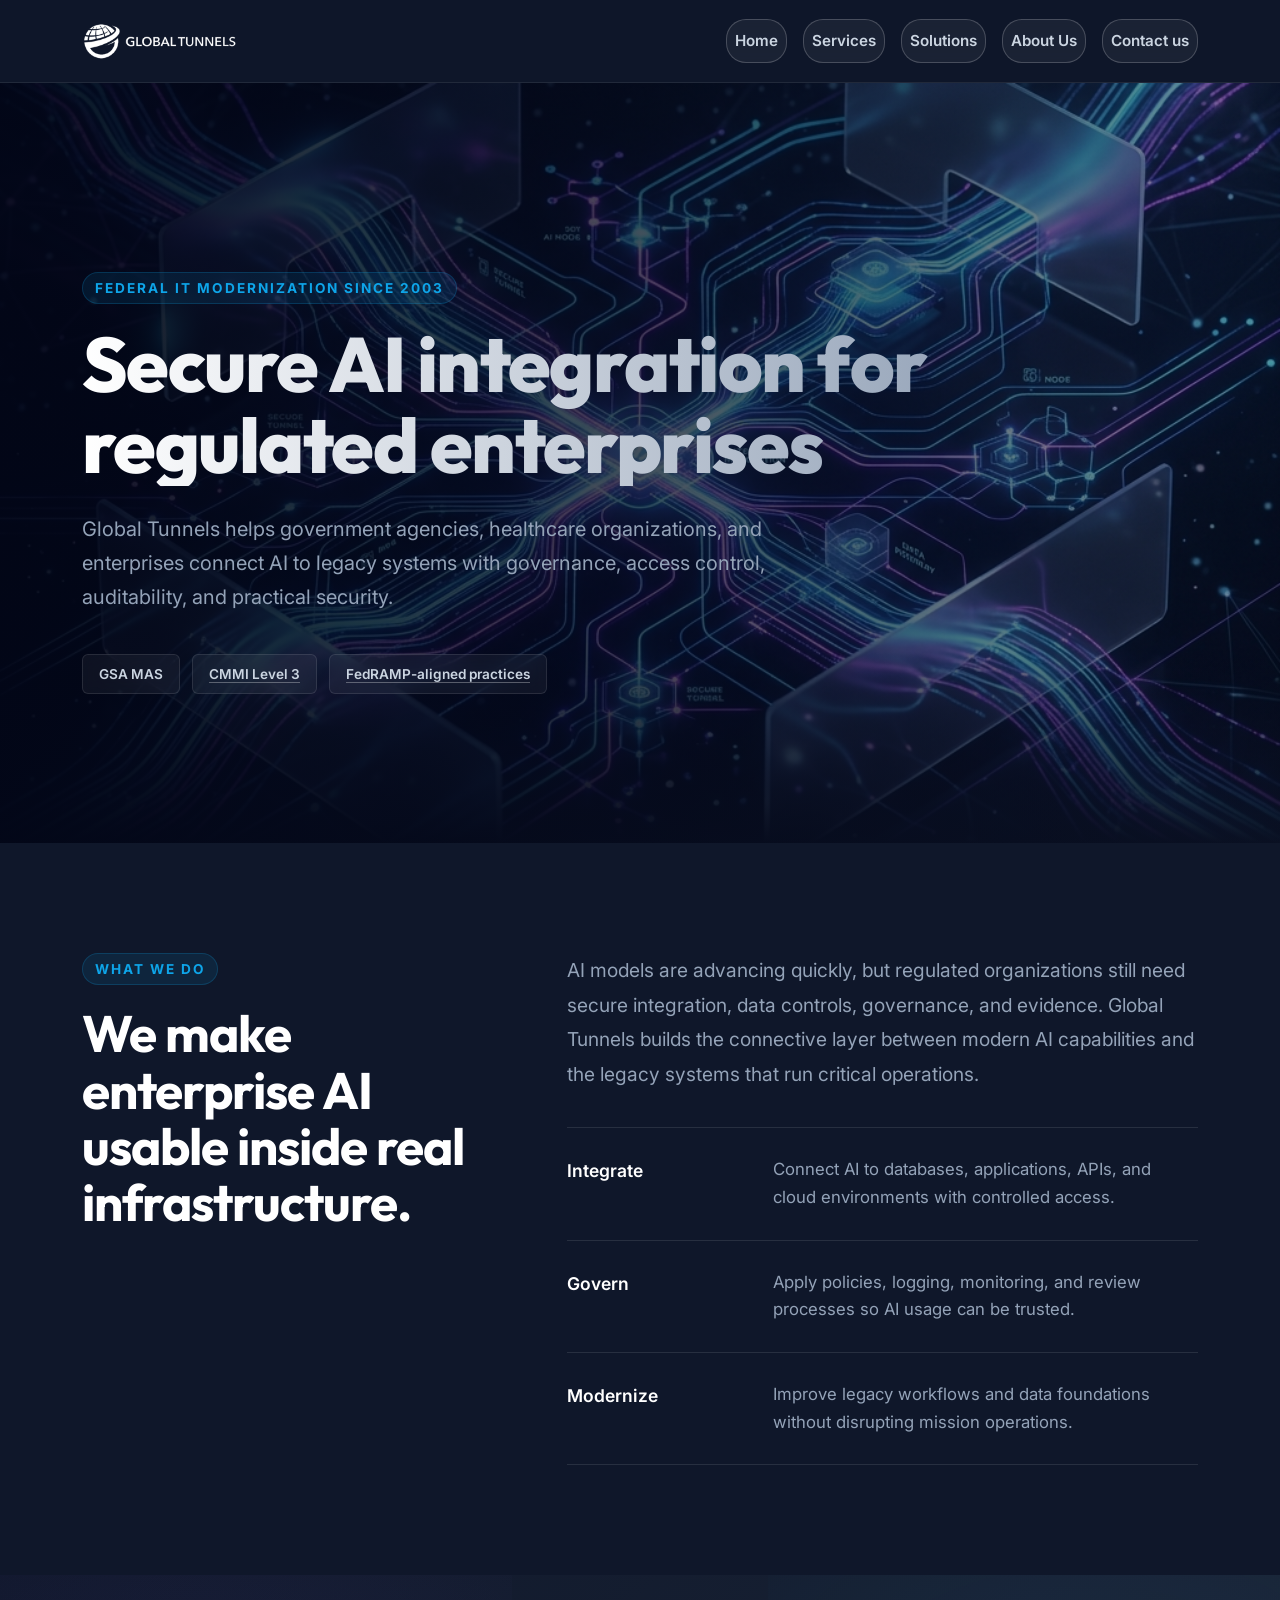
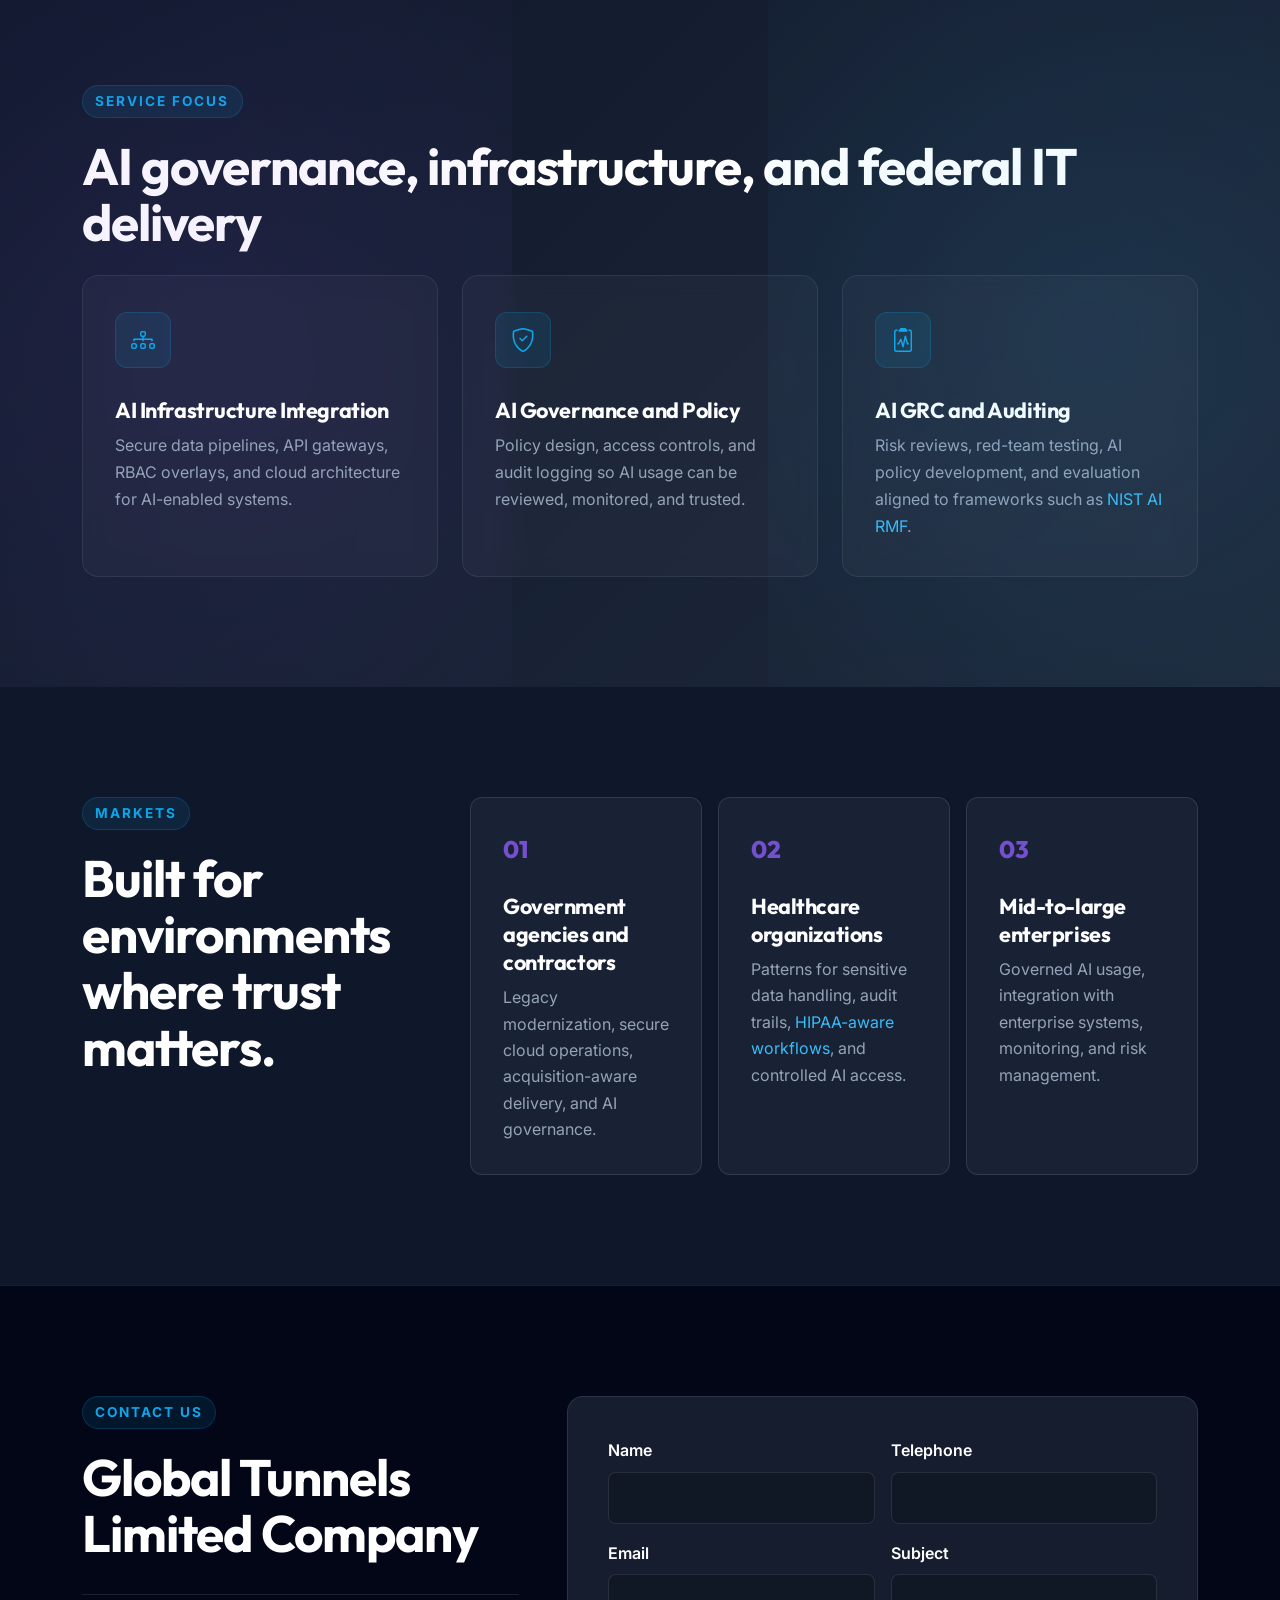
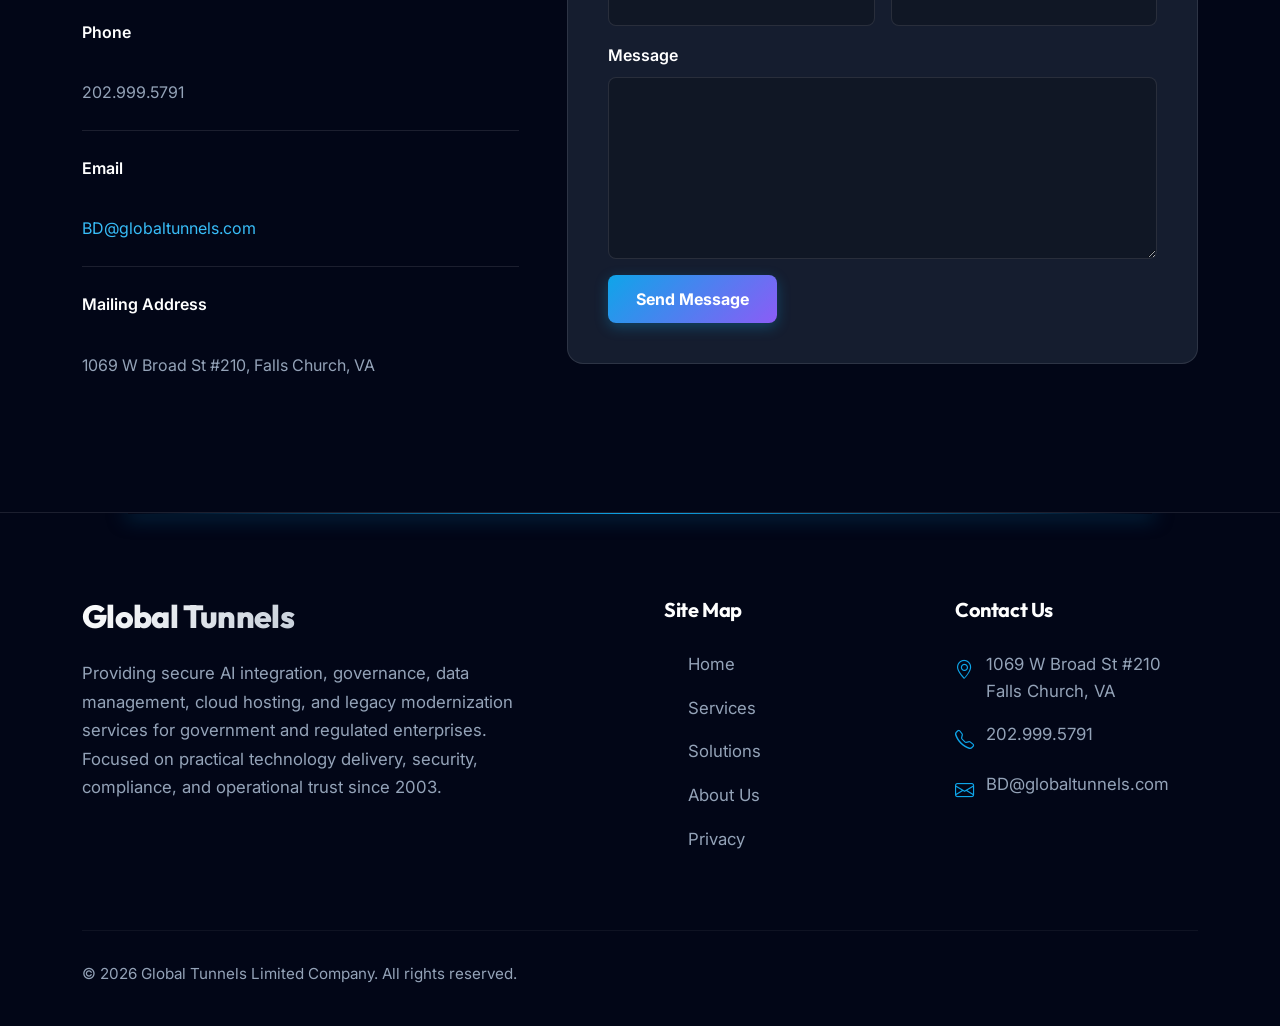
<file: index.html>
<!DOCTYPE html>
<html lang="en">
  <head>
    <meta charset="utf-8">
<meta http-equiv="X-UA-Compatible" content="IE=edge">
<meta name="viewport" content="width=device-width,initial-scale=1">
<meta name="author" content="Global Tunnels">


<!-- Google tag (gtag.js) -->
<script async src="https://www.googletagmanager.com/gtag/js?id=G-1HNV9DJFR2"></script>
<script>
  window.dataLayer = window.dataLayer || [];
  function gtag(){dataLayer.push(arguments);}
  gtag('js', new Date());

  gtag('config', 'G-1HNV9DJFR2');
</script>

    <title>Global Tunnels | Enterprise AI Integration & Secure IT Governance</title>
    <meta name="description" content="Global Tunnels provides secure enterprise AI integration, NIST-aligned governance, and legacy modernization services via PathSync for government and regulated industries.">
    <meta name="keywords" content="Enterprise AI, AI Governance, NIST AI RMF, PathSync, Secure Cloud Hosting, Legacy Modernization, IT Services, Global Tunnels">
    <meta property="og:type" content="website">
    <meta property="og:title" content="Global Tunnels | Enterprise AI Integration">
    <meta property="og:image" content="images/banner/ai_hero_bg.png">
    
<link href=css/bootstrap.5.3.2.min.css rel=stylesheet>
<link href=css/bootstrap-icons.css rel=stylesheet>
<link href=css/style.css rel=stylesheet>
<link href=css/custom.css rel=stylesheet>
<link rel="shortcut icon" href="images/favicon/favicon.ico">
<link rel="apple-touch-icon" sizes="180x180" href="images/favicon/apple-touch-icon.png">
<link rel="icon" type="image/png" sizes="32x32" href="images/favicon/favicon-32x32.png">
<link rel="icon" type="image/png" sizes="16x16" href="images/favicon/favicon-16x16.png">
<link rel="manifest" href="images/favicon/site.webmanifest">
<link rel="mask-icon" href="images/favicon/safari-pinned-tab.svg" color="#5bbad5">
<meta name="msapplication-TileColor" content="#da532c">
<meta name="theme-color" content="#ffffff">

  </head>
  <body>
    <div id="header-placeholder"></div>

    <main>
      <section class="gt-hero" aria-labelledby="hero-title">
        <div class="gt-hero-media" aria-hidden="true"></div>
        <div class="container gt-hero-content">
          <p class="gt-kicker">Federal IT modernization since 2003</p>
          <h1 id="hero-title">Secure AI integration for regulated enterprises</h1>
          <p class="gt-hero-copy">
            Global Tunnels helps government agencies, healthcare organizations, and enterprises connect AI to legacy systems with governance, access control, auditability, and practical security.
          </p>
          <div class="gt-hero-proof" aria-label="Company credentials">
            <span>GSA MAS</span>
            <span><a href="https://www.isaca.org/enterprise/cmmi-performance-solutions" target="_blank" style="color:inherit; text-decoration:none; border-bottom:1px solid rgba(255,255,255,0.3);">CMMI Level 3</a></span>
            <span><a href="https://www.fedramp.gov/" target="_blank" style="color:inherit; text-decoration:none; border-bottom:1px solid rgba(255,255,255,0.3);">FedRAMP-aligned practices</a></span>
          </div>
        </div>
      </section>

      <section class="gt-section gt-positioning" aria-labelledby="positioning-title">
        <div class="container">
          <div class="row align-items-start g-5">
            <div class="col-lg-5">
              <p class="gt-eyebrow">What we do</p>
              <h2 id="positioning-title">We make enterprise AI usable inside real infrastructure.</h2>
            </div>
            <div class="col-lg-7">
              <p class="gt-lead">
                AI models are advancing quickly, but regulated organizations still need secure integration, data controls, governance, and evidence. Global Tunnels builds the connective layer between modern AI capabilities and the legacy systems that run critical operations.
              </p>
              <div class="gt-rule-list">
                <div>
                  <strong>Integrate</strong>
                  <span>Connect AI to databases, applications, APIs, and cloud environments with controlled access.</span>
                </div>
                <div>
                  <strong>Govern</strong>
                  <span>Apply policies, logging, monitoring, and review processes so AI usage can be trusted.</span>
                </div>
                <div>
                  <strong>Modernize</strong>
                  <span>Improve legacy workflows and data foundations without disrupting mission operations.</span>
                </div>
              </div>
            </div>
          </div>
        </div>
      </section>

      <section class="gt-section gt-dark-band" aria-labelledby="services-title">
        <div class="container">
          <div class="gt-section-heading">
            <p class="gt-eyebrow">Service focus</p>
            <h2 id="services-title">AI governance, infrastructure, and federal IT delivery</h2>
          </div>
          <div class="row g-4">
            <div class="col-md-4">
              <article class="gt-service-tile">
                <i class="bi bi-diagram-3" aria-hidden="true"></i>
                <h3>AI Infrastructure Integration</h3>
                <p>Secure data pipelines, API gateways, RBAC overlays, and cloud architecture for AI-enabled systems.</p>
              </article>
            </div>
            <div class="col-md-4">
              <article class="gt-service-tile">
                <i class="bi bi-shield-check" aria-hidden="true"></i>
                <h3>AI Governance and Policy</h3>
                <p>Policy design, access controls, and audit logging so AI usage can be reviewed, monitored, and trusted.</p>
              </article>
            </div>
            <div class="col-md-4">
              <article class="gt-service-tile">
                <i class="bi bi-clipboard2-pulse" aria-hidden="true"></i>
                <h3>AI GRC and Auditing</h3>
                <p>Risk reviews, red-team testing, AI policy development, and evaluation aligned to frameworks such as <a href="https://www.nist.gov/itl/ai-risk-management-framework" target="_blank">NIST AI RMF</a>.</p>
              </article>
            </div>
          </div>
        </div>
      </section>

      <section class="gt-section" aria-labelledby="markets-title">
        <div class="container">
          <div class="row g-5">
            <div class="col-lg-4">
              <p class="gt-eyebrow">Markets</p>
              <h2 id="markets-title">Built for environments where trust matters.</h2>
            </div>
            <div class="col-lg-8">
              <div class="gt-market-grid">
                <div>
                  <span>01</span>
                  <h3>Government agencies and contractors</h3>
                  <p>Legacy modernization, secure cloud operations, acquisition-aware delivery, and AI governance.</p>
                </div>
                <div>
                  <span>02</span>
                  <h3>Healthcare organizations</h3>
                  <p>Patterns for sensitive data handling, audit trails, <a href="https://www.hhs.gov/hipaa/index.html" target="_blank">HIPAA-aware workflows</a>, and controlled AI access.</p>
                </div>
                <div>
                  <span>03</span>
                  <h3>Mid-to-large enterprises</h3>
                  <p>Governed AI usage, integration with enterprise systems, monitoring, and risk management.</p>
                </div>
              </div>
            </div>
          </div>
        </div>
      </section>

      <section id="contact" class="gt-section gt-contact-section" aria-labelledby="contact-title">
        <div class="container">
          <div class="row g-5">
            <div class="col-lg-5">
              <p class="gt-eyebrow">Contact us</p>
              <h2 id="contact-title">Global Tunnels Limited Company</h2>
              <div class="gt-contact-details">
                <p><strong>Phone</strong><br>202.999.5791</p>
                <p><strong>Email</strong><br><a href="mailto:BD@globaltunnels.com">BD@globaltunnels.com</a></p>
                <p><strong>Mailing Address</strong><br>1069 W Broad St #210, Falls Church, VA</p>
              </div>
            </div>
            <div class="col-lg-7">
              <form action="https://formspree.io/f/mykanpnk" method="post" class="needs-validation gt-contact-form" novalidate onsubmit="return confirmSubmission()">
                <div class="status"></div>
                <div class="row g-3">
                  <div class="col-md-6">
                    <label for="contact-name" class="form-label">Name</label>
                    <input id="contact-name" type="text" name="name" class="form-control" required>
                    <div class="invalid-feedback">Please enter your name.</div>
                  </div>
                  <div class="col-md-6">
                    <label for="contact-tel" class="form-label">Telephone</label>
                    <input id="contact-tel" type="tel" name="tel" class="form-control">
                  </div>
                  <div class="col-md-6">
                    <label for="contact-email" class="form-label">Email</label>
                    <input id="contact-email" type="email" name="email" class="form-control" required>
                    <div class="invalid-feedback">Please enter a valid email address.</div>
                  </div>
                  <div class="col-md-6">
                    <label for="contact-subject" class="form-label">Subject</label>
                    <input id="contact-subject" type="text" name="subject" class="form-control" required>
                    <div class="invalid-feedback">Please enter a subject.</div>
                  </div>
                  <div class="col-12">
                    <label for="contact-message" class="form-label">Message</label>
                    <textarea id="contact-message" name="message" rows="7" class="form-control" required></textarea>
                    <div class="invalid-feedback">Please enter your message.</div>
                  </div>
                  <div class="col-12">
                    <button type="submit" class="btn gt-btn">Send Message</button>
                  </div>
                </div>
              </form>
            </div>
          </div>
        </div>
      </section>
    </main>

    <div id="footer-placeholder"></div>
    <!--   JavaScript   -->
    <script src="js/bootstrap.5.3.2.bundle.min.js"></script>
    <script src="js/custom.js"></script>
<!--   END JavaScript   -->
      <script src="js/components.js"></script>
  </body>
</html>
</file>
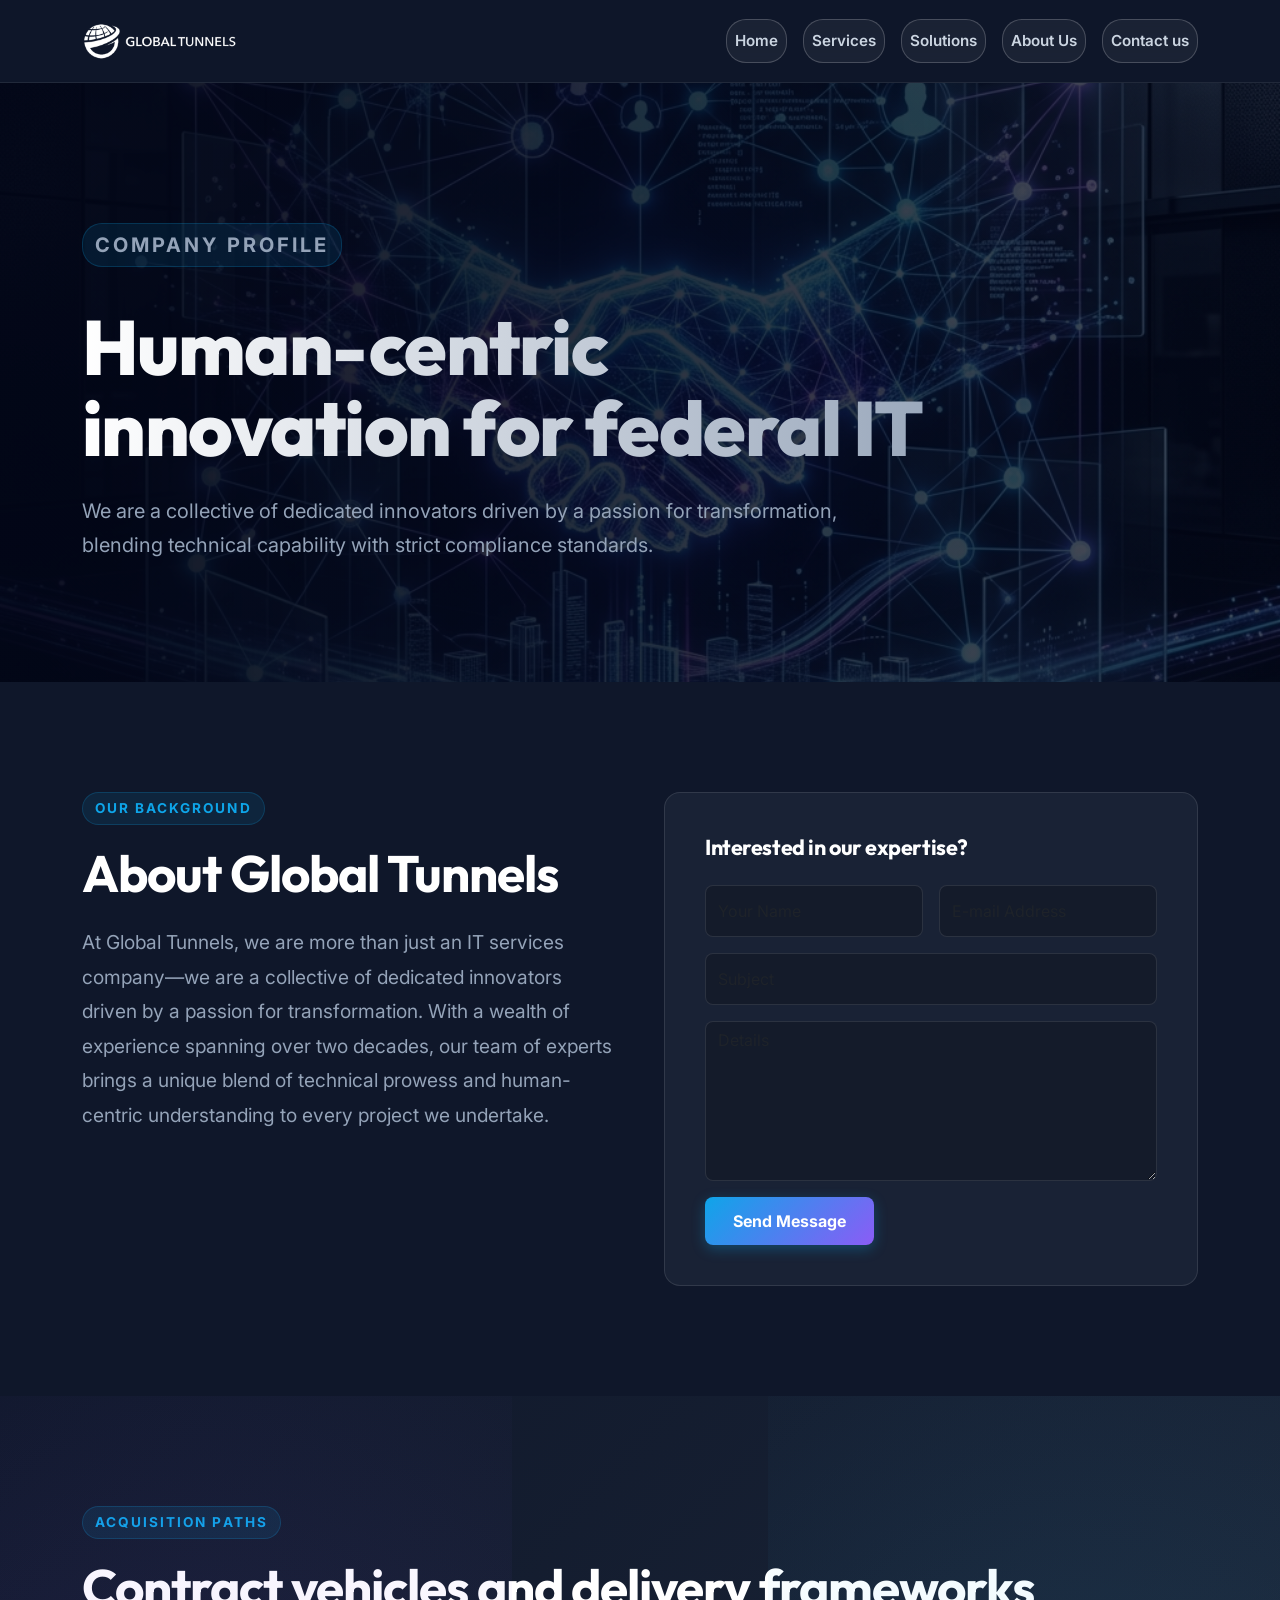
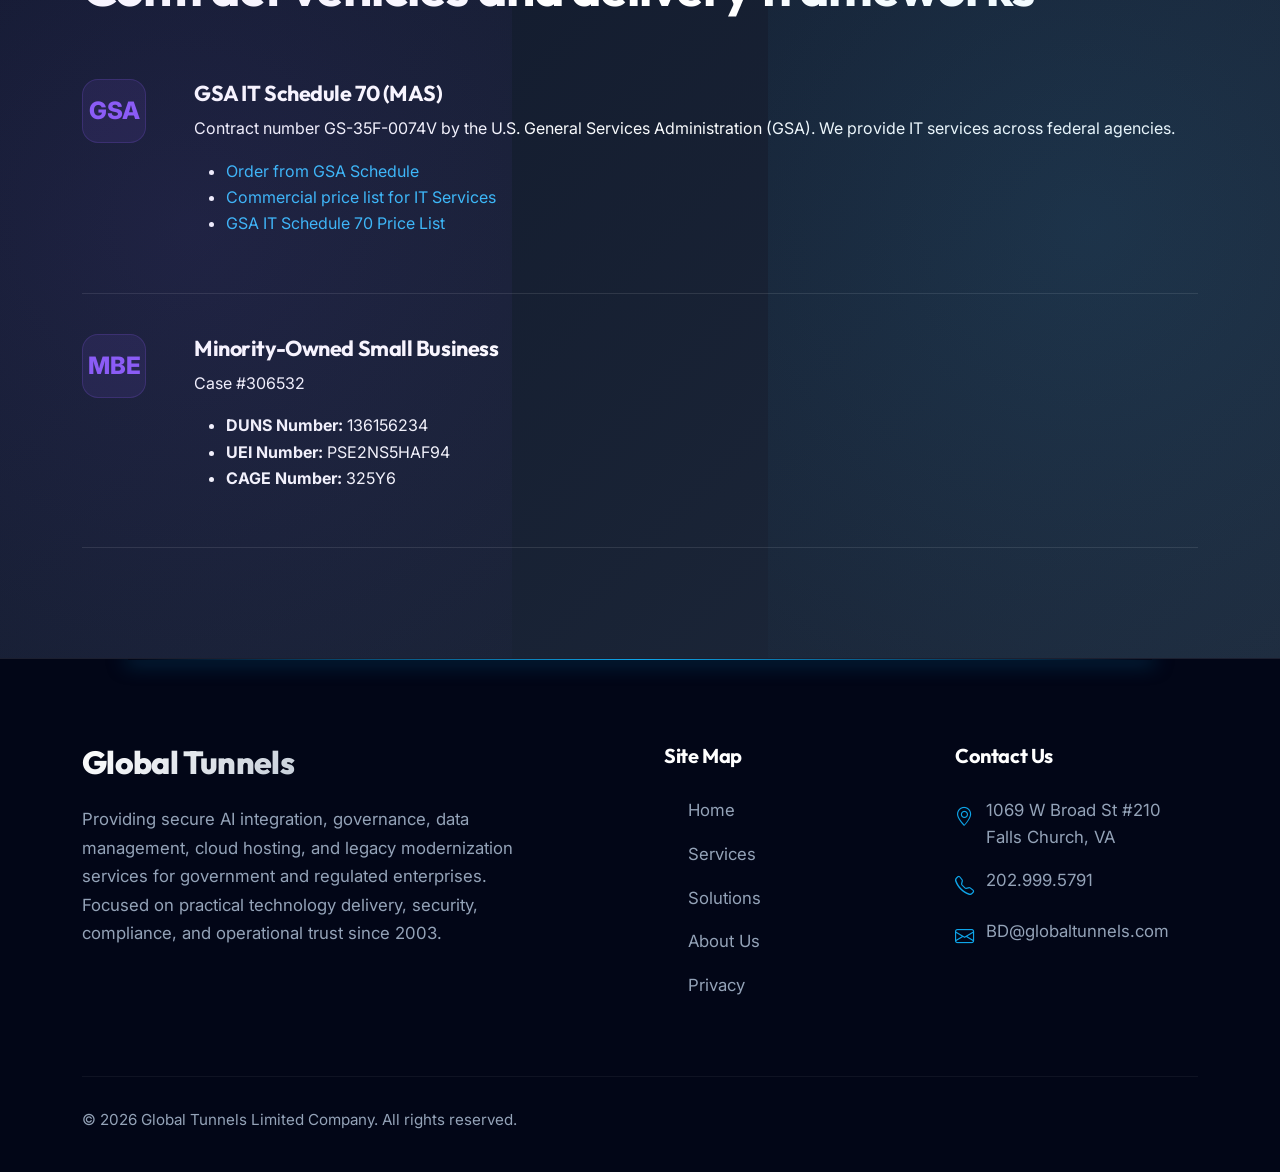
<file: about.html>
<!DOCTYPE html>
<html lang="en">
  <head>
    <meta charset="utf-8">
<meta http-equiv="X-UA-Compatible" content="IE=edge">
<meta name="viewport" content="width=device-width,initial-scale=1">
<meta name="author" content="Global Tunnels">


<!-- Google tag (gtag.js) -->
<script async src="https://www.googletagmanager.com/gtag/js?id=G-1HNV9DJFR2"></script>
<script>
  window.dataLayer = window.dataLayer || [];
  function gtag(){dataLayer.push(arguments);}
  gtag('js', new Date());

  gtag('config', 'G-1HNV9DJFR2');
</script>

    <title>About Us | Minority-Owned Federal IT Innovators | Global Tunnels</title>
    <meta name="description" content="Global Tunnels is a Minority-Owned Small Business driving human-centric innovation and IT modernization for federal agencies via GSA MAS contracting paths.">
    <meta name="keywords" content="Minority-Owned Small Business, GSA MAS, Federal IT Contractor, Global Tunnels Company Profile">
    <meta property="og:type" content="website">
    <meta property="og:title" content="About Us | Global Tunnels">
    <meta property="og:image" content="images/banner/about_hero.png">
    
<link href=css/bootstrap.5.3.2.min.css rel=stylesheet>
<link href=css/bootstrap-icons.css rel=stylesheet>
<link href=css/style.css rel=stylesheet>
<link href=css/custom.css rel=stylesheet>
<link rel="shortcut icon" href="images/favicon/favicon.ico">
<link rel="apple-touch-icon" sizes="180x180" href="images/favicon/apple-touch-icon.png">
<link rel="icon" type="image/png" sizes="32x32" href="images/favicon/favicon-32x32.png">
<link rel="icon" type="image/png" sizes="16x16" href="images/favicon/favicon-16x16.png">
<link rel="manifest" href="images/favicon/site.webmanifest">
<link rel="mask-icon" href="images/favicon/safari-pinned-tab.svg" color="#5bbad5">
<meta name="msapplication-TileColor" content="#da532c">
<meta name="theme-color" content="#ffffff">

  </head>
  <body>
    <div id="header-placeholder"></div>

    <main>
      <section class="gt-page-hero gt-about-hero" aria-labelledby="about-title">
        <div class="container">
          <p class="gt-kicker">Company Profile</p>
          <h1 id="about-title">Human-centric innovation for federal IT</h1>
          <p>We are a collective of dedicated innovators driven by a passion for transformation, blending technical capability with strict compliance standards.</p>
        </div>
      </section>

      <section class="gt-section" aria-labelledby="about-content">
        <div class="container">
          <div class="row g-5">
            <div class="col-lg-6">
              <p class="gt-eyebrow">Our Background</p>
              <h2 id="about-content">About Global Tunnels</h2>
              <p class="gt-lead">
                At Global Tunnels, we are more than just an IT services company—we are a collective of dedicated innovators driven by a passion for transformation. With a wealth of experience spanning over two decades, our team of experts brings a unique blend of technical prowess and human-centric understanding to every project we undertake.
              </p>
            </div>
            <div class="col-lg-6">
               <div class="gt-contact-form">
                <form action="https://formspree.io/f/mykanpnk" method="post" class="needs-validation" novalidate onsubmit="return confirmSubmission()">
                  <h3 style="color:#ffffff; margin-bottom: 24px; font-family: 'Outfit', sans-serif;">Interested in our expertise?</h3>
                  <div class="status"></div>
                  <div class="row g-3">
                    <div class="col-md-6">
                      <input type="text" name="name" placeholder="Your Name" class="form-control" required>
                    </div>
                    <div class="col-md-6">
                      <input type="email" name="email" placeholder="E-mail Address" class="form-control" required>
                    </div>
                    <div class="col-12">
                      <input type="text" name="subject" placeholder="Subject" class="form-control" required>
                    </div>
                    <div class="col-12">
                      <textarea name="message" placeholder="Details" rows="4" class="form-control" required></textarea>
                    </div>
                    <div class="col-12">
                      <button type="submit" class="btn gt-btn">Send Message</button>
                    </div>
                  </div>
                </form>
              </div>
            </div>
          </div>
        </div>
      </section>

      <section class="gt-section gt-dark-band" aria-labelledby="contracts-title">
        <div class="container">
          <div class="gt-section-heading">
            <p class="gt-eyebrow">Acquisition Paths</p>
            <h2 id="contracts-title">Contract vehicles and delivery frameworks</h2>
          </div>
          
          <div class="gt-service-list">
            <article>
              <span>GSA</span>
              <div>
                <h3>GSA IT Schedule 70 (MAS)</h3>
                <p>Contract number GS-35F-0074V by the U.S. General Services Administration (GSA). We provide IT services across federal agencies.</p>
                <ul>
                  <li><a href="https://www.gsa.gov/tools/supply-procurement-etools/ebuy">Order from GSA Schedule</a></li>
                  <li><a href="resource/Comm_PriceList.pdf">Commercial price list for IT Services</a></li>
                  <li><a href="https://www.gsaadvantage.gov/ref_text/GS35F0074V/0YUWGM.3UL9BA_GS-35F-0074V_PRICELIST.PDF">GSA IT Schedule 70 Price List</a></li>
                </ul>
              </div>
            </article>

            <article>
              <span>MBE</span>
              <div>
                <h3>Minority-Owned Small Business</h3>
                <p>Case #306532</p>
                <ul>
                  <li><strong>DUNS Number:</strong> 136156234</li>
                  <li><strong>UEI Number:</strong> PSE2NS5HAF94</li>
                  <li><strong>CAGE Number:</strong> 325Y6</li>
                </ul>
              </div>
            </article>
          </div>
        </div>
      </section>

    </main>

    <div id="footer-placeholder"></div>
    <!--   JavaScript   -->
    <script src="js/bootstrap.5.3.2.bundle.min.js"></script>
    <script src="js/custom.js"></script>
<!--   END JavaScript   -->
      <script src="js/components.js"></script>
  </body>
</html>
</file>
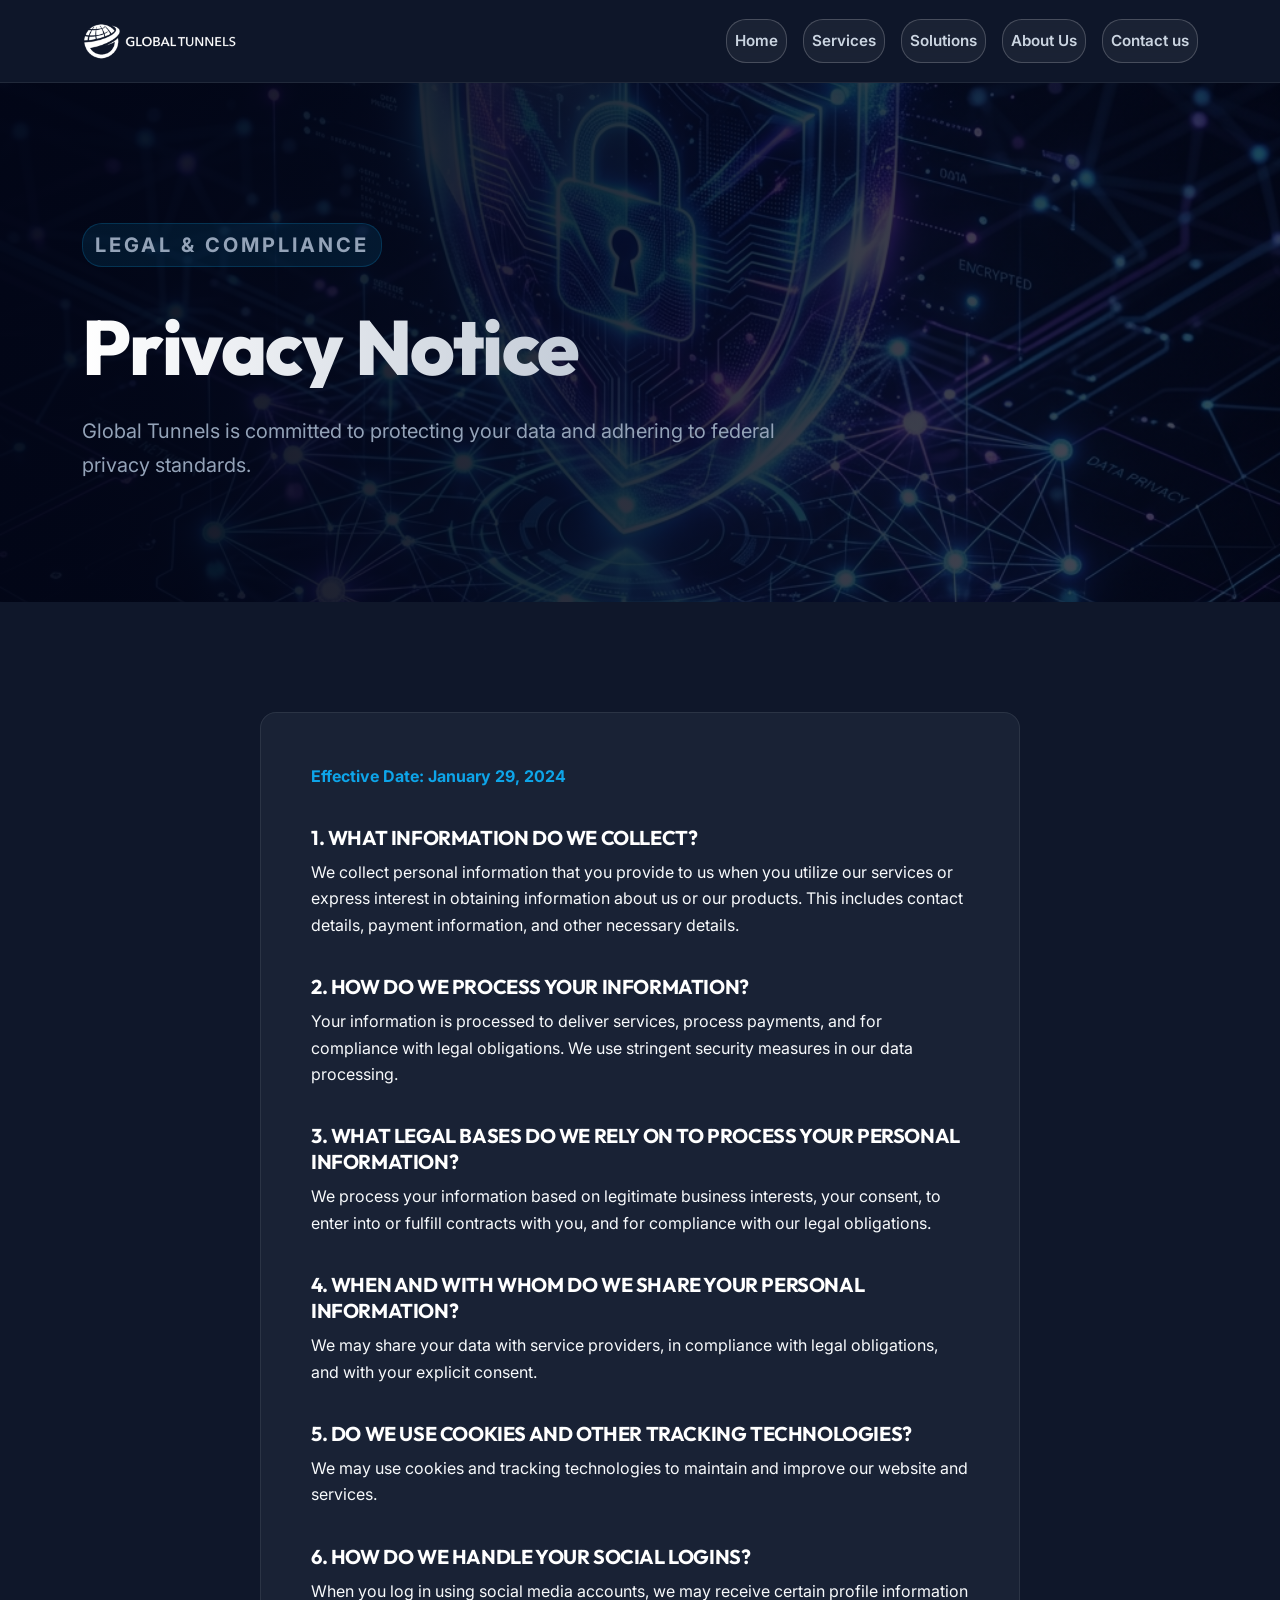
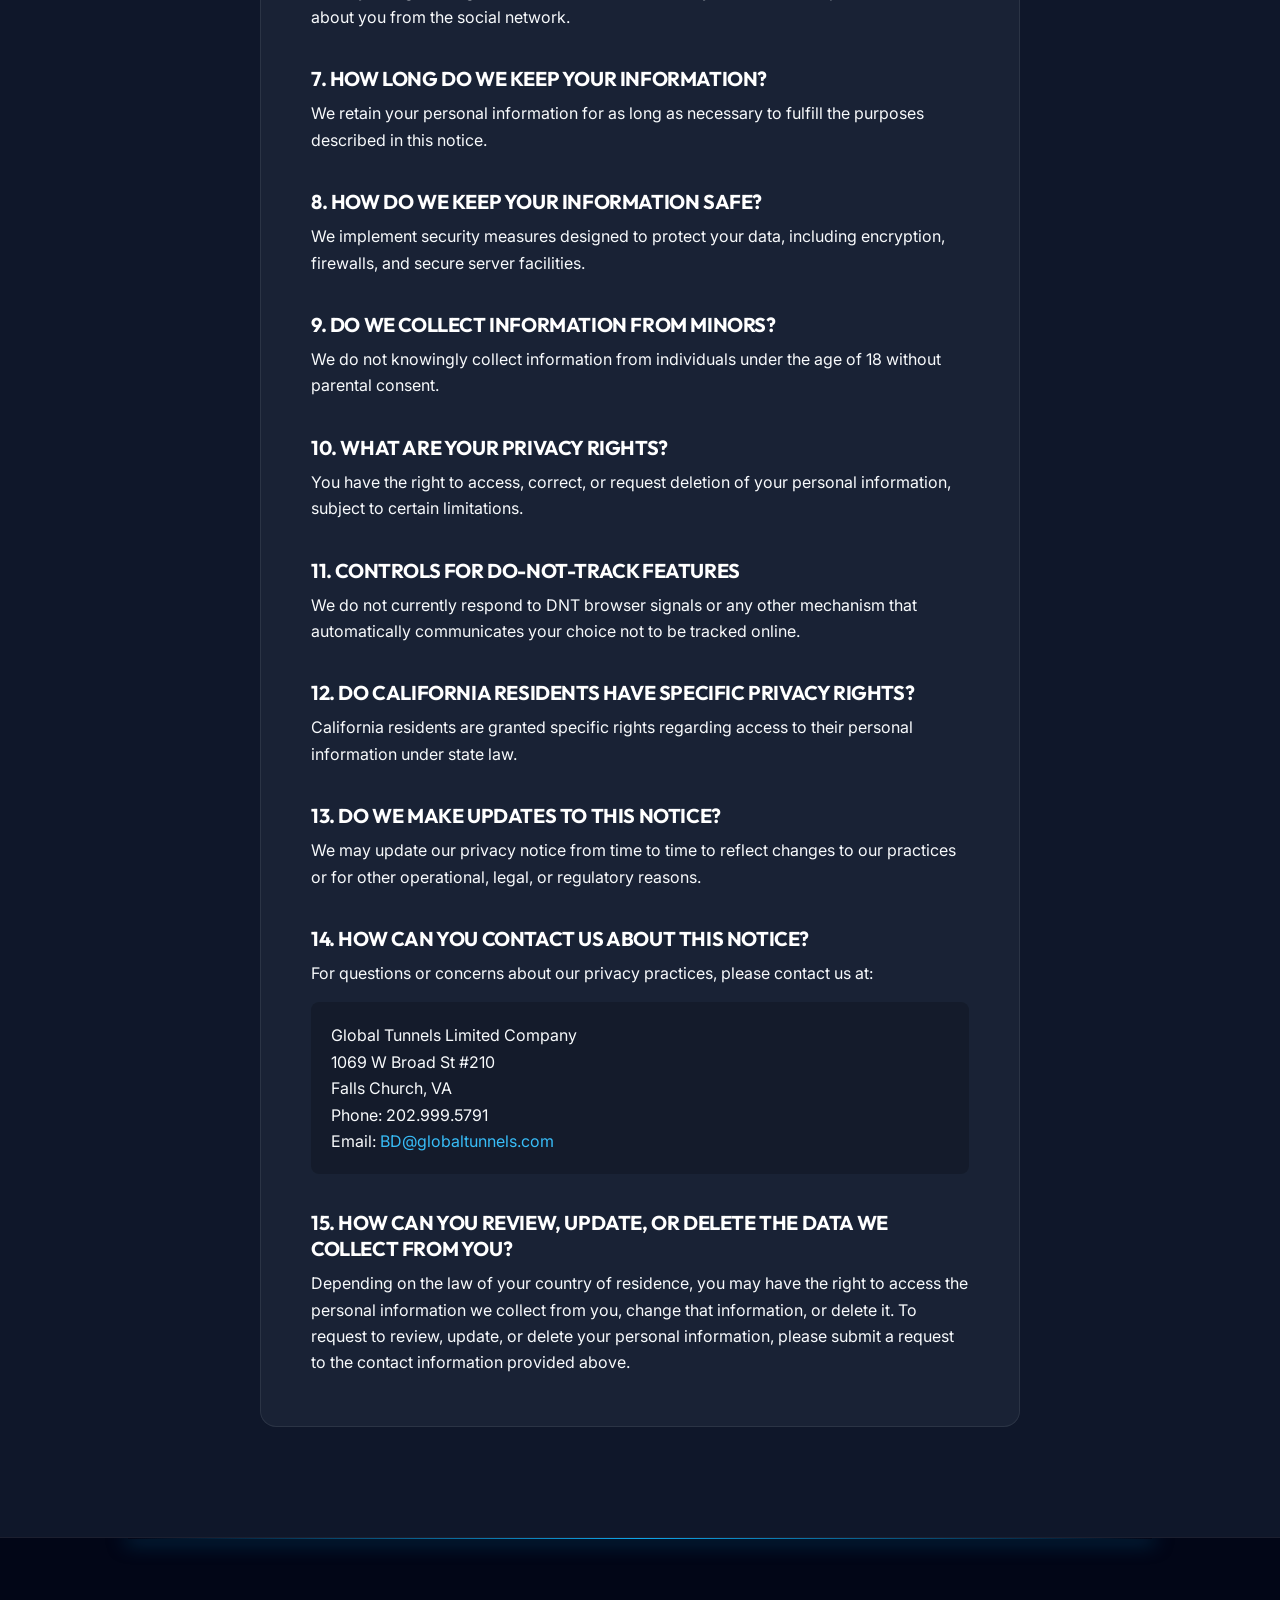
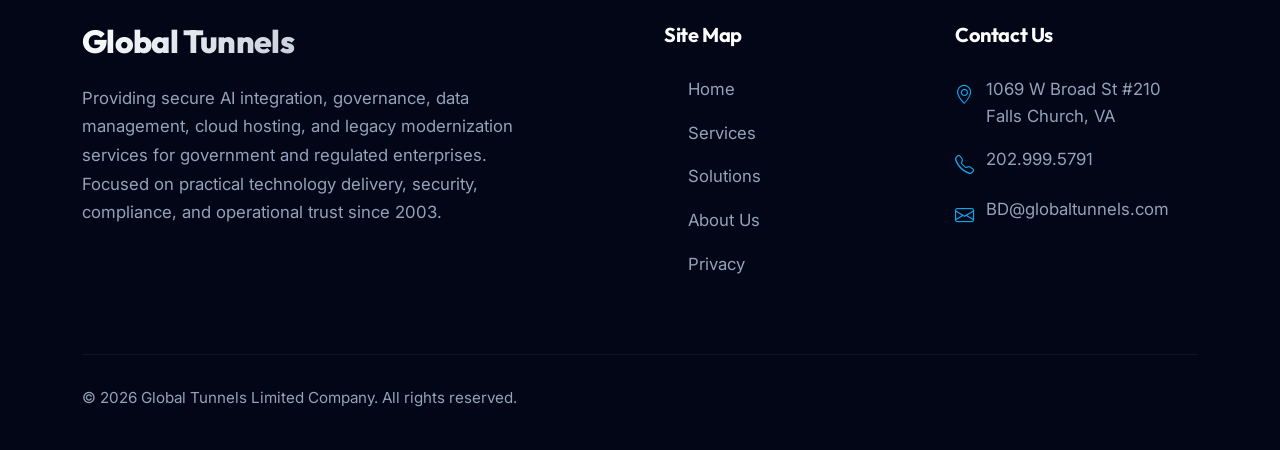
<file: privacy.html>
<!DOCTYPE html>
<html lang="en">
  <head>
    <meta charset="utf-8">
<meta http-equiv="X-UA-Compatible" content="IE=edge">
<meta name="viewport" content="width=device-width,initial-scale=1">
<meta name="author" content="Global Tunnels">


<!-- Google tag (gtag.js) -->
<script async src="https://www.googletagmanager.com/gtag/js?id=G-1HNV9DJFR2"></script>
<script>
  window.dataLayer = window.dataLayer || [];
  function gtag(){dataLayer.push(arguments);}
  gtag('js', new Date());

  gtag('config', 'G-1HNV9DJFR2');
</script>

    <title>Privacy Notice | Data Security & Compliance | Global Tunnels</title>
    <meta name="description" content="Read the Global Tunnels privacy notice. We are committed to protecting your data, adhering to federal privacy standards, and maintaining strict security compliance.">
    <meta name="keywords" content="Privacy Policy, Data Security, Compliance, Global Tunnels Privacy">
    <meta property="og:type" content="website">
    <meta property="og:title" content="Privacy Notice | Global Tunnels">
    <meta property="og:image" content="images/banner/privacy_hero.png">
    
<link href=css/bootstrap.5.3.2.min.css rel=stylesheet>
<link href=css/bootstrap-icons.css rel=stylesheet>
<link href=css/style.css rel=stylesheet>
<link href=css/custom.css rel=stylesheet>
<link rel="shortcut icon" href="images/favicon/favicon.ico">
<link rel="apple-touch-icon" sizes="180x180" href="images/favicon/apple-touch-icon.png">
<link rel="icon" type="image/png" sizes="32x32" href="images/favicon/favicon-32x32.png">
<link rel="icon" type="image/png" sizes="16x16" href="images/favicon/favicon-16x16.png">
<link rel="manifest" href="images/favicon/site.webmanifest">
<link rel="mask-icon" href="images/favicon/safari-pinned-tab.svg" color="#5bbad5">
<meta name="msapplication-TileColor" content="#da532c">
<meta name="theme-color" content="#ffffff">

  </head>
  <body>
    <div id="header-placeholder"></div>

    <main>
      <section class="gt-page-hero gt-privacy-hero" aria-labelledby="privacy-title">
        <div class="container">
          <p class="gt-kicker">Legal & Compliance</p>
          <h1 id="privacy-title">Privacy Notice</h1>
          <p>Global Tunnels is committed to protecting your data and adhering to federal privacy standards.</p>
        </div>
      </section>

      <section class="gt-section">
        <div class="container">
          <div class="row justify-content-center">
            <div class="col-lg-8" style="background: rgba(30, 41, 59, 0.7); padding: 50px; border-radius: 16px; border: 1px solid rgba(255,255,255,0.08); backdrop-filter: blur(10px);">
              <p style="color: #0ea5e9;"><strong>Effective Date: January 29, 2024</strong></p>

              <h3 style="margin-top: 36px; font-size: 1.25rem;">1. WHAT INFORMATION DO WE COLLECT?</h3>
              <p>We collect personal information that you provide to us when you utilize our services or express interest in obtaining information about us or our products. This includes contact details, payment information, and other necessary details.</p>

              <h3 style="margin-top: 36px; font-size: 1.25rem;">2. HOW DO WE PROCESS YOUR INFORMATION?</h3>
              <p>Your information is processed to deliver services, process payments, and for compliance with legal obligations. We use stringent security measures in our data processing.</p>

              <h3 style="margin-top: 36px; font-size: 1.25rem;">3. WHAT LEGAL BASES DO WE RELY ON TO PROCESS YOUR PERSONAL INFORMATION?</h3>
              <p>We process your information based on legitimate business interests, your consent, to enter into or fulfill contracts with you, and for compliance with our legal obligations.</p>

              <h3 style="margin-top: 36px; font-size: 1.25rem;">4. WHEN AND WITH WHOM DO WE SHARE YOUR PERSONAL INFORMATION?</h3>
              <p>We may share your data with service providers, in compliance with legal obligations, and with your explicit consent.</p>

              <h3 style="margin-top: 36px; font-size: 1.25rem;">5. DO WE USE COOKIES AND OTHER TRACKING TECHNOLOGIES?</h3>
              <p>We may use cookies and tracking technologies to maintain and improve our website and services.</p>

              <h3 style="margin-top: 36px; font-size: 1.25rem;">6. HOW DO WE HANDLE YOUR SOCIAL LOGINS?</h3>
              <p>When you log in using social media accounts, we may receive certain profile information about you from the social network.</p>

              <h3 style="margin-top: 36px; font-size: 1.25rem;">7. HOW LONG DO WE KEEP YOUR INFORMATION?</h3>
              <p>We retain your personal information for as long as necessary to fulfill the purposes described in this notice.</p>

              <h3 style="margin-top: 36px; font-size: 1.25rem;">8. HOW DO WE KEEP YOUR INFORMATION SAFE?</h3>
              <p>We implement security measures designed to protect your data, including encryption, firewalls, and secure server facilities.</p>

              <h3 style="margin-top: 36px; font-size: 1.25rem;">9. DO WE COLLECT INFORMATION FROM MINORS?</h3>
              <p>We do not knowingly collect information from individuals under the age of 18 without parental consent.</p>

              <h3 style="margin-top: 36px; font-size: 1.25rem;">10. WHAT ARE YOUR PRIVACY RIGHTS?</h3>
              <p>You have the right to access, correct, or request deletion of your personal information, subject to certain limitations.</p>

              <h3 style="margin-top: 36px; font-size: 1.25rem;">11. CONTROLS FOR DO-NOT-TRACK FEATURES</h3>
              <p>We do not currently respond to DNT browser signals or any other mechanism that automatically communicates your choice not to be tracked online.</p>

              <h3 style="margin-top: 36px; font-size: 1.25rem;">12. DO CALIFORNIA RESIDENTS HAVE SPECIFIC PRIVACY RIGHTS?</h3>
              <p>California residents are granted specific rights regarding access to their personal information under state law.</p>

              <h3 style="margin-top: 36px; font-size: 1.25rem;">13. DO WE MAKE UPDATES TO THIS NOTICE?</h3>
              <p>We may update our privacy notice from time to time to reflect changes to our practices or for other operational, legal, or regulatory reasons.</p>

              <h3 style="margin-top: 36px; font-size: 1.25rem;">14. HOW CAN YOU CONTACT US ABOUT THIS NOTICE?</h3>
              <p>For questions or concerns about our privacy practices, please contact us at:</p>
              <address style="margin-top: 10px; padding: 20px; background: rgba(0,0,0,0.2); border-radius: 8px;">
                Global Tunnels Limited Company<br />
                1069 W Broad St #210<br />
                Falls Church, VA<br />
                Phone: 202.999.5791<br />
                Email: <a href="mailto:BD@globaltunnels.com">BD@globaltunnels.com</a>
              </address>

              <h3 style="margin-top: 36px; font-size: 1.25rem;">15. HOW CAN YOU REVIEW, UPDATE, OR DELETE THE DATA WE COLLECT FROM YOU?</h3>
              <p>
                Depending on the law of your country of residence, you may have the right to access the personal information we collect from you, change that information, or delete it. To request to review, update, or delete your personal information, please submit a request to the contact information provided above.
              </p>
            </div>
          </div>
        </div>
      </section>
    </main>

    <div id="footer-placeholder"></div>
    <!--   JavaScript   -->
    <script src="js/bootstrap.5.3.2.bundle.min.js"></script>
    <script src="js/custom.js"></script>
<!--   END JavaScript   -->
      <script src="js/components.js"></script>
  </body>
</html>
</file>
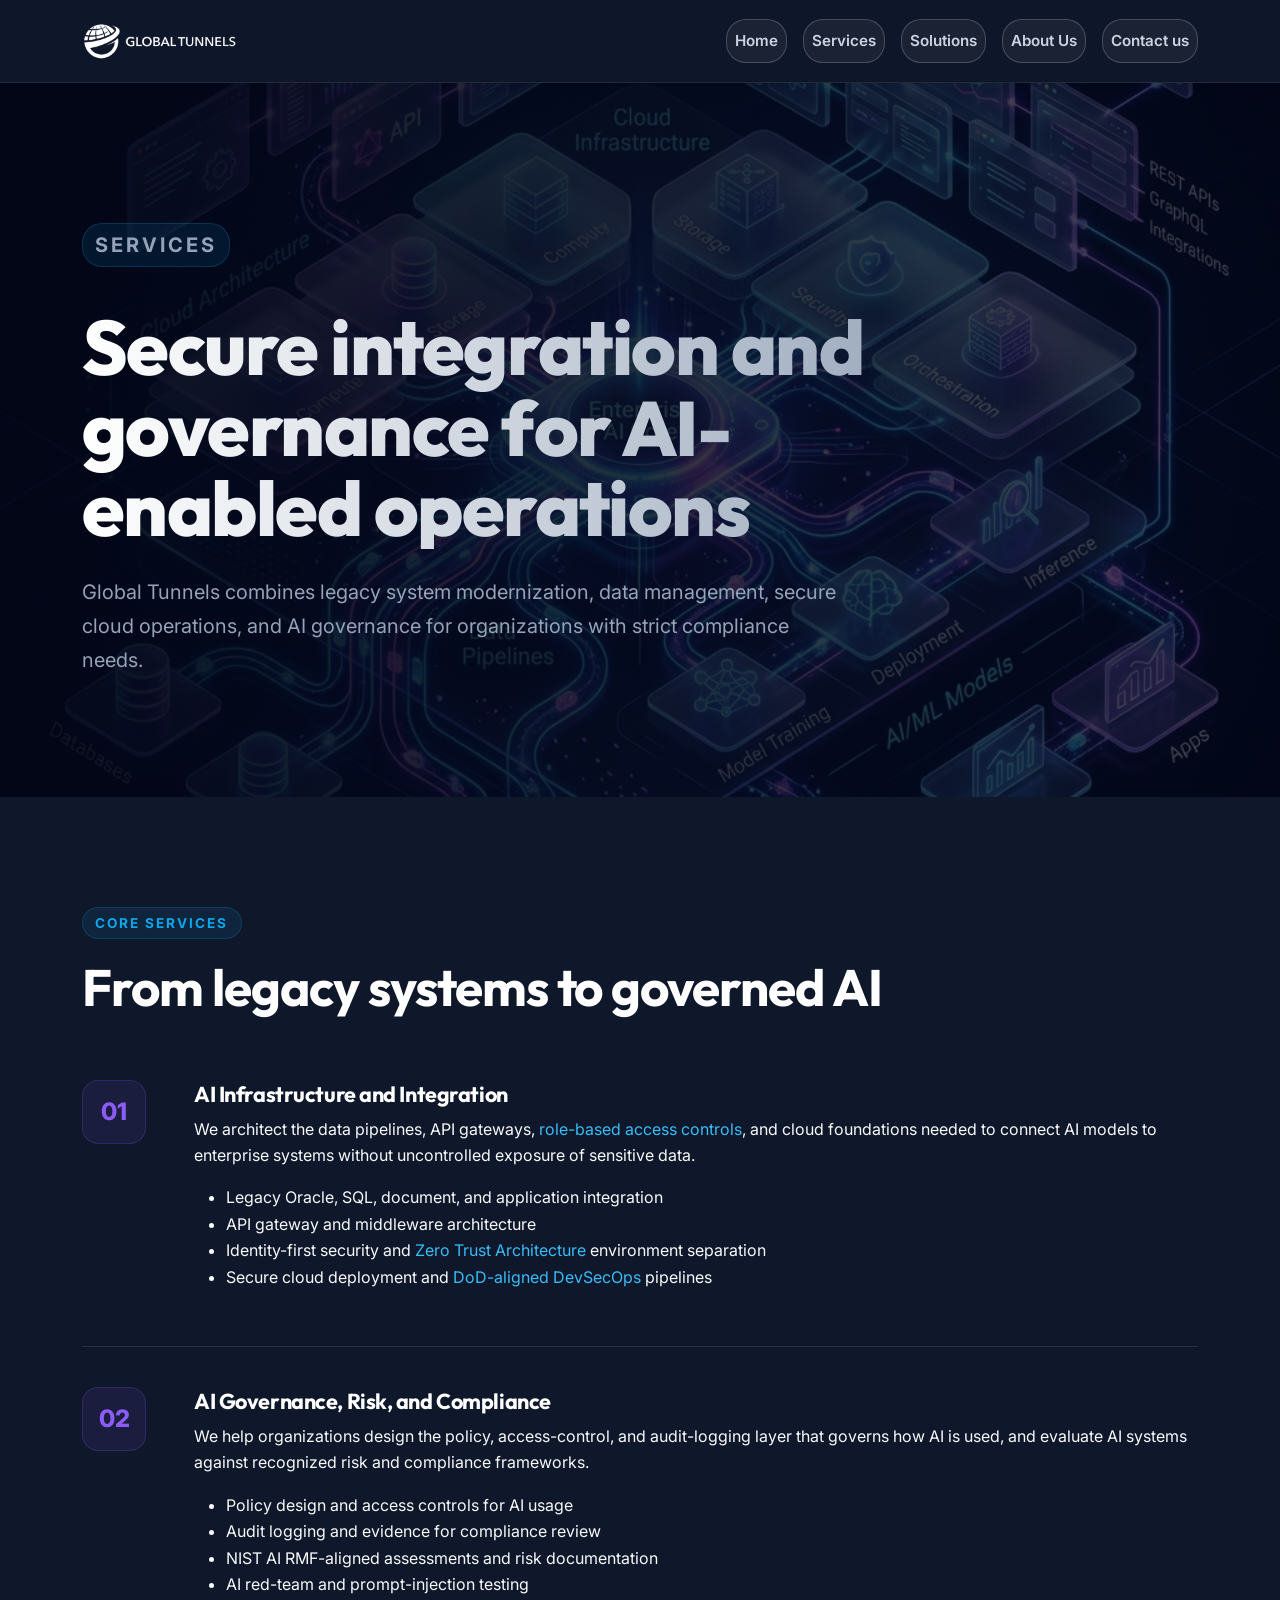
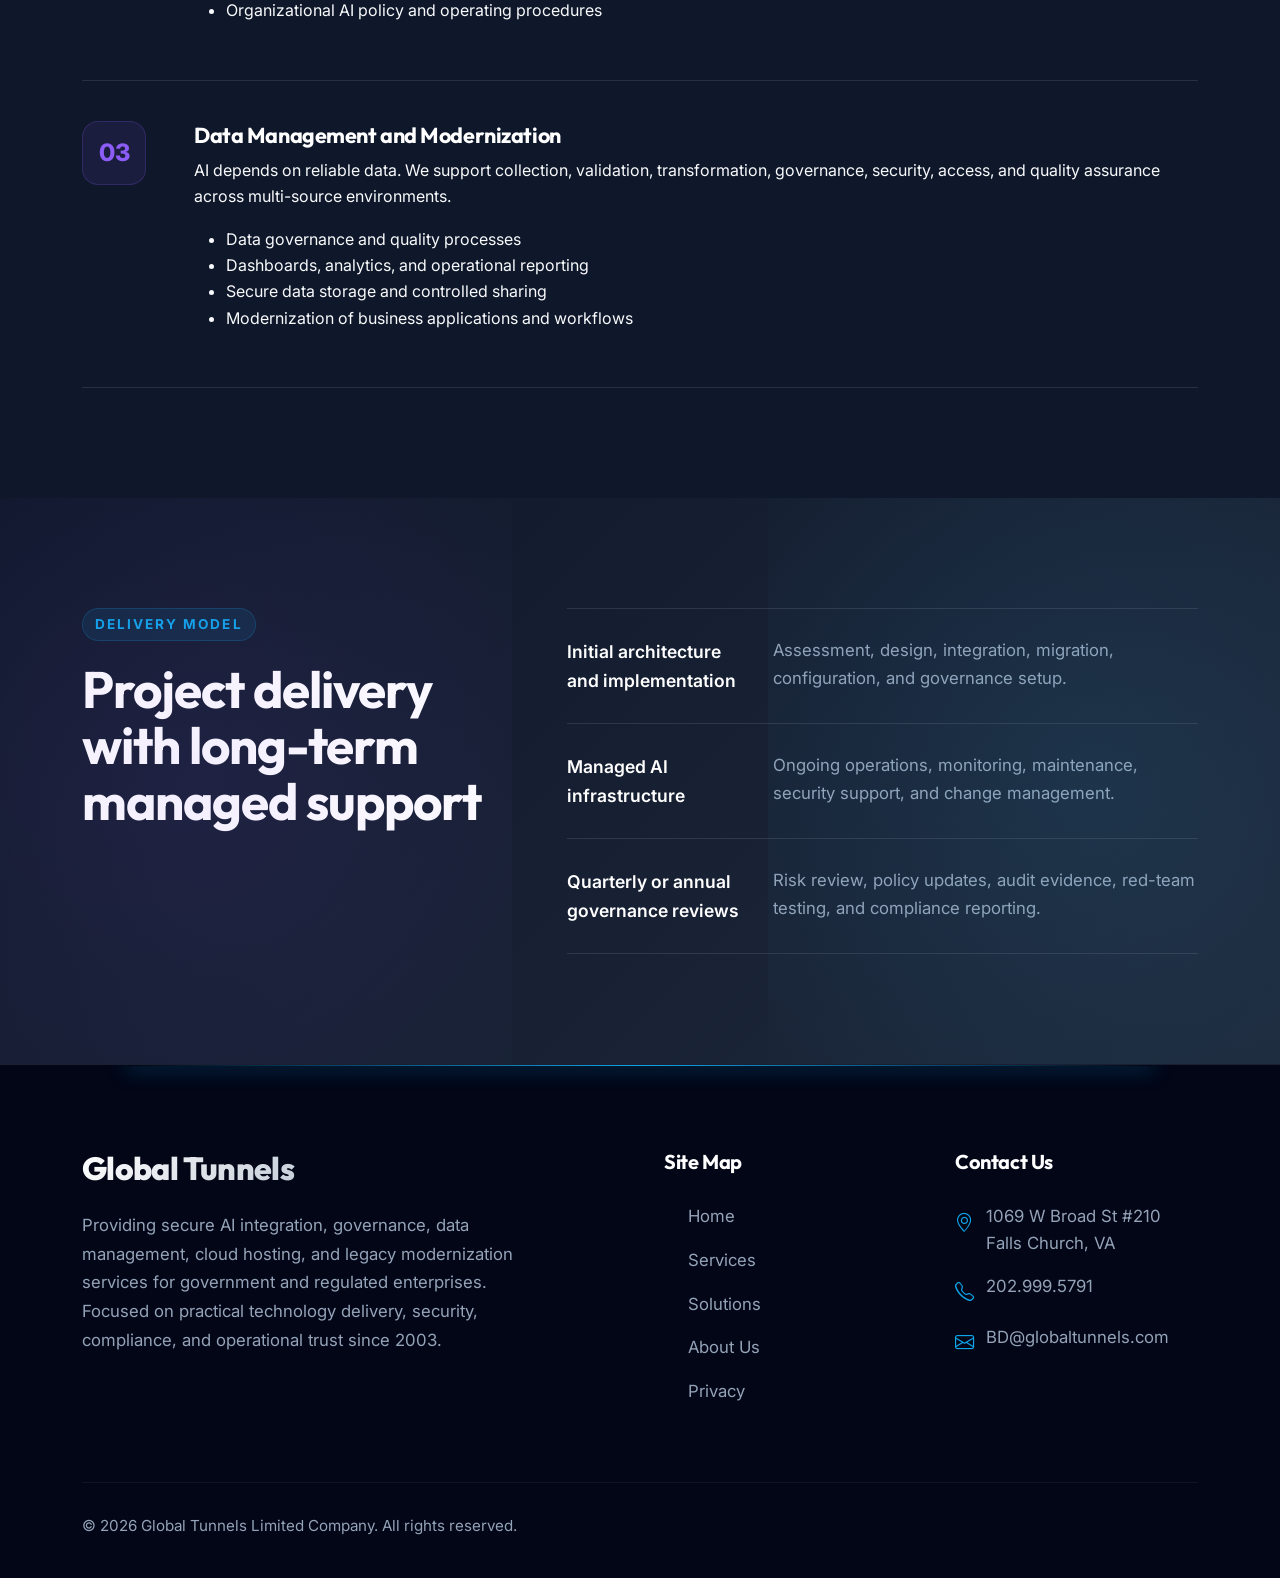
<file: services.html>
<!DOCTYPE html>
<html lang="en">
  <head>
    <meta charset="utf-8">
<meta http-equiv="X-UA-Compatible" content="IE=edge">
<meta name="viewport" content="width=device-width,initial-scale=1">
<meta name="author" content="Global Tunnels">


<!-- Google tag (gtag.js) -->
<script async src="https://www.googletagmanager.com/gtag/js?id=G-1HNV9DJFR2"></script>
<script>
  window.dataLayer = window.dataLayer || [];
  function gtag(){dataLayer.push(arguments);}
  gtag('js', new Date());

  gtag('config', 'G-1HNV9DJFR2');
</script>

    <title>Core Services | AI Governance & Cloud Migration | Global Tunnels</title>
    <meta name="description" content="Explore our core capabilities including AI risk management frameworks, automated workflows via PathSync, data governance, and scalable cloud solutions.">
    <meta name="keywords" content="AI Services, Data Governance, Cloud Migration, Automated Workflows, Risk Management, Cybersecurity, DevSecOps">
    <meta property="og:type" content="website">
    <meta property="og:title" content="Core Services | Global Tunnels">
    <meta property="og:image" content="images/banner/services_hero.png">
    
<link href=css/bootstrap.5.3.2.min.css rel=stylesheet>
<link href=css/bootstrap-icons.css rel=stylesheet>
<link href=css/style.css rel=stylesheet>
<link href=css/custom.css rel=stylesheet>
<link rel="shortcut icon" href="images/favicon/favicon.ico">
<link rel="apple-touch-icon" sizes="180x180" href="images/favicon/apple-touch-icon.png">
<link rel="icon" type="image/png" sizes="32x32" href="images/favicon/favicon-32x32.png">
<link rel="icon" type="image/png" sizes="16x16" href="images/favicon/favicon-16x16.png">
<link rel="manifest" href="images/favicon/site.webmanifest">
<link rel="mask-icon" href="images/favicon/safari-pinned-tab.svg" color="#5bbad5">
<meta name="msapplication-TileColor" content="#da532c">
<meta name="theme-color" content="#ffffff">

  </head>
  <body>
    <div id="header-placeholder"></div>

    <main>
      <section class="gt-page-hero gt-services-hero" aria-labelledby="services-title">
        <div class="container">
          <p class="gt-kicker">Services</p>
          <h1 id="services-title">Secure integration and governance for AI-enabled operations</h1>
          <p>Global Tunnels combines legacy system modernization, data management, secure cloud operations, and AI governance for organizations with strict compliance needs.</p>
        </div>
      </section>

      <section class="gt-section" aria-labelledby="core-services-title">
        <div class="container">
          <div class="gt-section-heading">
            <p class="gt-eyebrow">Core services</p>
            <h2 id="core-services-title">From legacy systems to governed AI</h2>
          </div>
          <div class="gt-service-list">
            <article>
              <span>01</span>
              <div>
                <h3>AI Infrastructure and Integration</h3>
                <p>We architect the data pipelines, API gateways, <a href="https://csrc.nist.gov/projects/role-based-access-control" target="_blank">role-based access controls</a>, and cloud foundations needed to connect AI models to enterprise systems without uncontrolled exposure of sensitive data.</p>
                <ul>
                  <li>Legacy Oracle, SQL, document, and application integration</li>
                  <li>API gateway and middleware architecture</li>
                  <li>Identity-first security and <a href="https://csrc.nist.gov/publications/detail/sp/800-207/final" target="_blank">Zero Trust Architecture</a> environment separation</li>
                  <li>Secure cloud deployment and <a href="https://dodcio.defense.gov/Portals/0/Documents/DoD%20Enterprise%20DevSecOps%20Reference%20Design%20v1.0_Public%20Release.pdf" target="_blank">DoD-aligned DevSecOps</a> pipelines</li>
                </ul>
              </div>
            </article>
            <article>
              <span>02</span>
              <div>
                <h3>AI Governance, Risk, and Compliance</h3>
                <p>We help organizations design the policy, access-control, and audit-logging layer that governs how AI is used, and evaluate AI systems against recognized risk and compliance frameworks.</p>
                <ul>
                  <li>Policy design and access controls for AI usage</li>
                  <li>Audit logging and evidence for compliance review</li>
                  <li>NIST AI RMF-aligned assessments and risk documentation</li>
                  <li>AI red-team and prompt-injection testing</li>
                  <li>Organizational AI policy and operating procedures</li>
                </ul>
              </div>
            </article>
            <article>
              <span>03</span>
              <div>
                <h3>Data Management and Modernization</h3>
                <p>AI depends on reliable data. We support collection, validation, transformation, governance, security, access, and quality assurance across multi-source environments.</p>
                <ul>
                  <li>Data governance and quality processes</li>
                  <li>Dashboards, analytics, and operational reporting</li>
                  <li>Secure data storage and controlled sharing</li>
                  <li>Modernization of business applications and workflows</li>
                </ul>
              </div>
            </article>
          </div>
        </div>
      </section>

      <section class="gt-section gt-dark-band" aria-labelledby="delivery-title">
        <div class="container">
          <div class="row g-5 align-items-start">
            <div class="col-lg-5">
              <p class="gt-eyebrow">Delivery model</p>
              <h2 id="delivery-title">Project delivery with long-term managed support</h2>
            </div>
            <div class="col-lg-7">
              <div class="gt-rule-list gt-rule-list-light">
                <div>
                  <strong>Initial architecture and implementation</strong>
                  <span>Assessment, design, integration, migration, configuration, and governance setup.</span>
                </div>
                <div>
                  <strong>Managed AI infrastructure</strong>
                  <span>Ongoing operations, monitoring, maintenance, security support, and change management.</span>
                </div>
                <div>
                  <strong>Quarterly or annual governance reviews</strong>
                  <span>Risk review, policy updates, audit evidence, red-team testing, and compliance reporting.</span>
                </div>
              </div>
            </div>
          </div>
        </div>
      </section>
    </main>

    <div id="footer-placeholder"></div>
    <!--   JavaScript   -->
    <script src="js/bootstrap.5.3.2.bundle.min.js"></script>
    <script src="js/custom.js"></script>
<!--   END JavaScript   -->
      <script src="js/components.js"></script>
  </body>
</html>
</file>
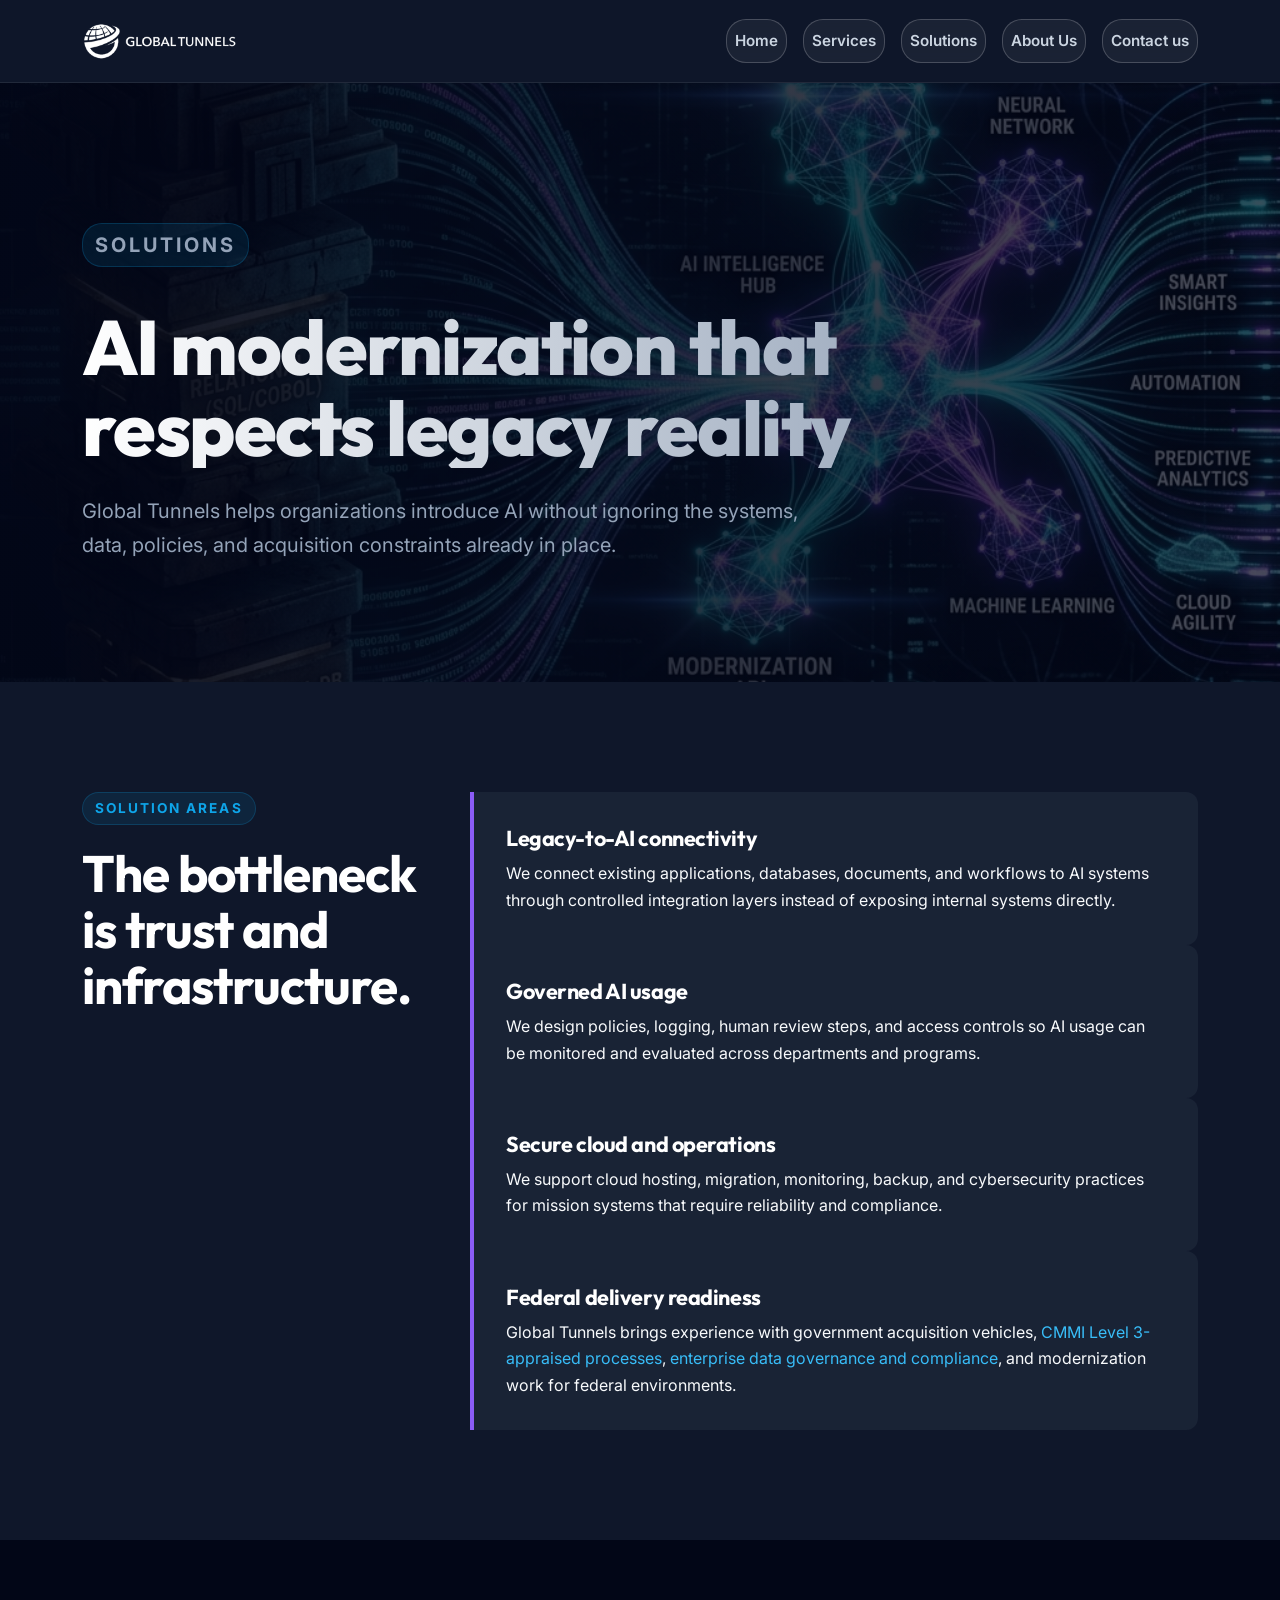
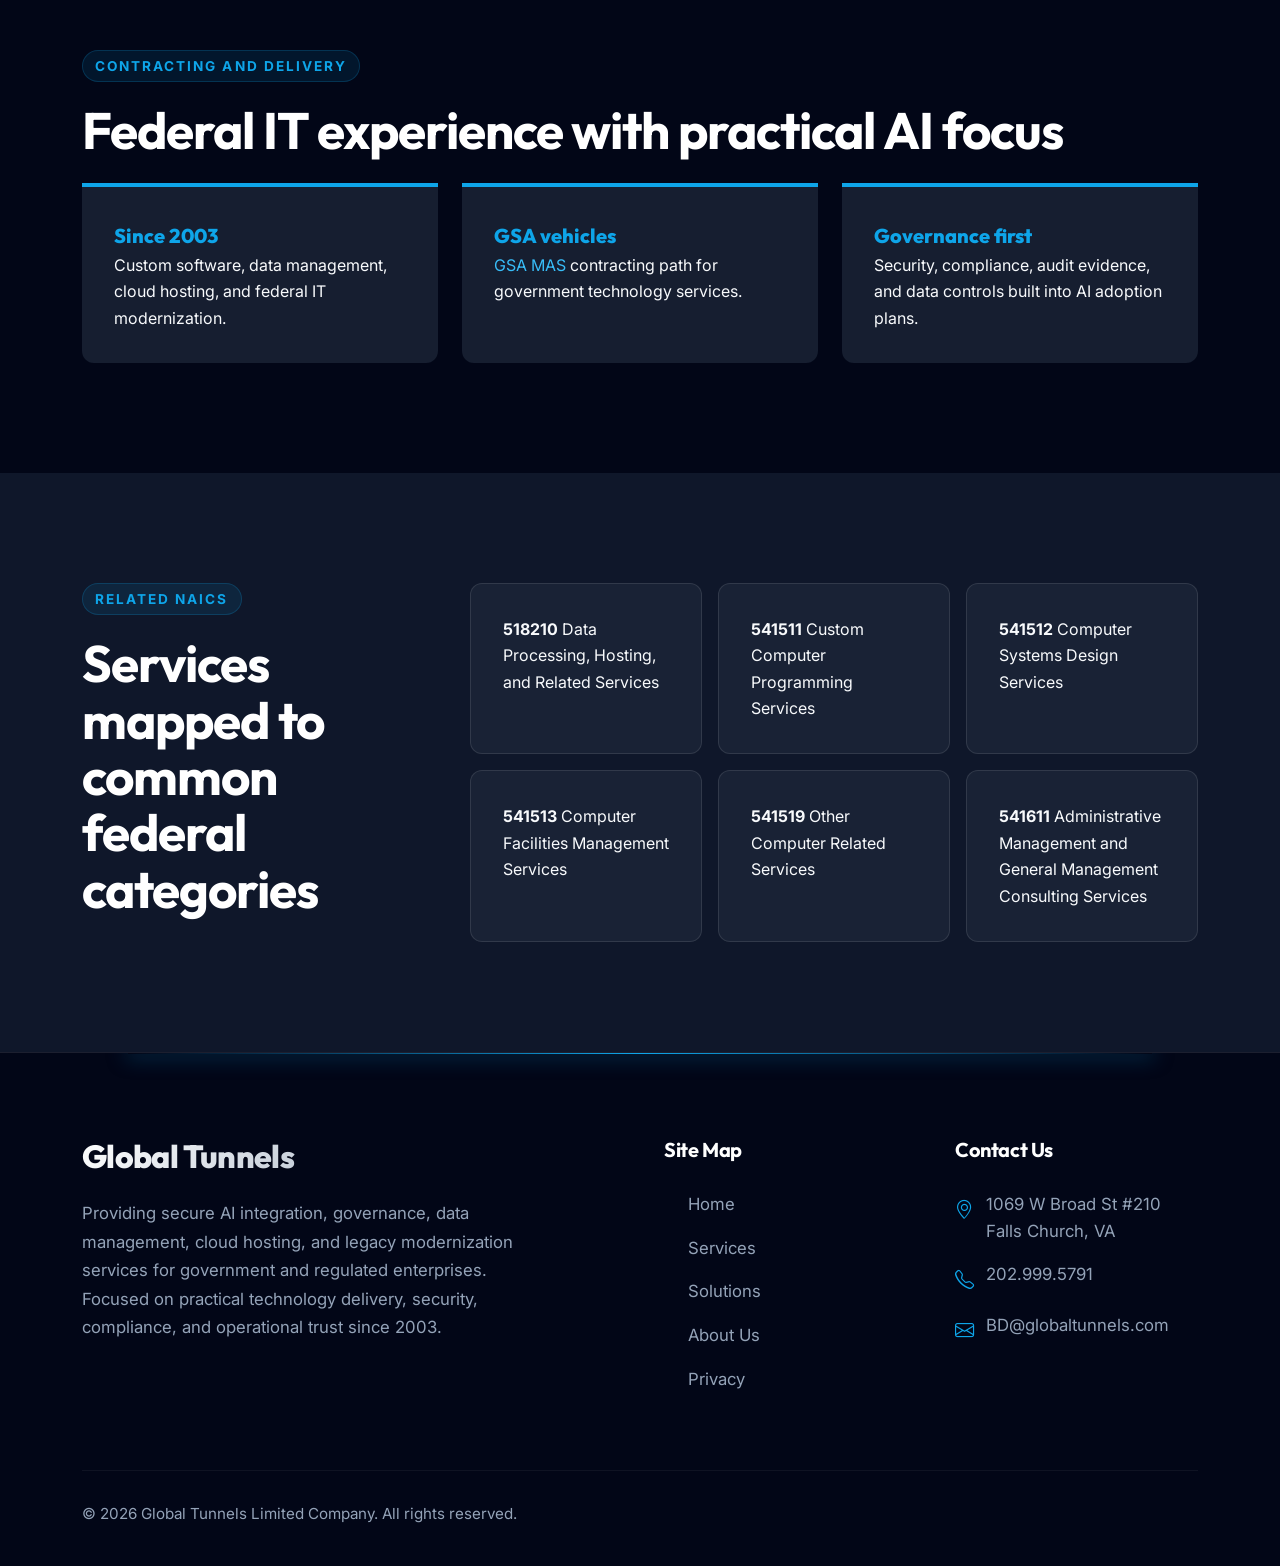
<file: solutions.html>
<!DOCTYPE html>
<html lang="en">
  <head>
    <meta charset="utf-8">
<meta http-equiv="X-UA-Compatible" content="IE=edge">
<meta name="viewport" content="width=device-width,initial-scale=1">
<meta name="author" content="Global Tunnels">


<!-- Google tag (gtag.js) -->
<script async src="https://www.googletagmanager.com/gtag/js?id=G-1HNV9DJFR2"></script>
<script>
  window.dataLayer = window.dataLayer || [];
  function gtag(){dataLayer.push(arguments);}
  gtag('js', new Date());

  gtag('config', 'G-1HNV9DJFR2');
</script>

    <title>Solutions & Capabilities | PathSync Platform | Global Tunnels</title>
    <meta name="description" content="Discover how Global Tunnels solves complex federal IT challenges using PathSync, delivering secure intelligence pipelines and legacy database transformation.">
    <meta name="keywords" content="PathSync Platform, Intelligence Pipelines, Federal IT Solutions, Database Transformation, AI Orchestration">
    <meta property="og:type" content="website">
    <meta property="og:title" content="Solutions & Capabilities | Global Tunnels">
    <meta property="og:image" content="images/banner/solutions_hero.png">
    
<link href=css/bootstrap.5.3.2.min.css rel=stylesheet>
<link href=css/bootstrap-icons.css rel=stylesheet>
<link href=css/style.css rel=stylesheet>
<link href=css/custom.css rel=stylesheet>
<link rel="shortcut icon" href="images/favicon/favicon.ico">
<link rel="apple-touch-icon" sizes="180x180" href="images/favicon/apple-touch-icon.png">
<link rel="icon" type="image/png" sizes="32x32" href="images/favicon/favicon-32x32.png">
<link rel="icon" type="image/png" sizes="16x16" href="images/favicon/favicon-16x16.png">
<link rel="manifest" href="images/favicon/site.webmanifest">
<link rel="mask-icon" href="images/favicon/safari-pinned-tab.svg" color="#5bbad5">
<meta name="msapplication-TileColor" content="#da532c">
<meta name="theme-color" content="#ffffff">

  </head>
  <body>
    <div id="header-placeholder"></div>

    <main>
      <section class="gt-page-hero gt-solutions-hero" aria-labelledby="solutions-title">
        <div class="container">
          <p class="gt-kicker">Solutions</p>
          <h1 id="solutions-title">AI modernization that respects legacy reality</h1>
          <p>Global Tunnels helps organizations introduce AI without ignoring the systems, data, policies, and acquisition constraints already in place.</p>
        </div>
      </section>

      <section class="gt-section" aria-labelledby="solution-areas-title">
        <div class="container">
          <div class="row g-5">
            <div class="col-lg-4">
              <p class="gt-eyebrow">Solution areas</p>
              <h2 id="solution-areas-title">The bottleneck is trust and infrastructure.</h2>
            </div>
            <div class="col-lg-8">
              <div class="gt-solution-stack">
                <article>
                  <h3>Legacy-to-AI connectivity</h3>
                  <p>We connect existing applications, databases, documents, and workflows to AI systems through controlled integration layers instead of exposing internal systems directly.</p>
                </article>
                <article>
                  <h3>Governed AI usage</h3>
                  <p>We design policies, logging, human review steps, and access controls so AI usage can be monitored and evaluated across departments and programs.</p>
                </article>
                <article>
                  <h3>Secure cloud and operations</h3>
                  <p>We support cloud hosting, migration, monitoring, backup, and cybersecurity practices for mission systems that require reliability and compliance.</p>
                </article>
                <article>
                  <h3>Federal delivery readiness</h3>
                  <p>Global Tunnels brings experience with government acquisition vehicles, <a href="https://www.isaca.org/enterprise/cmmi-performance-solutions" target="_blank">CMMI Level 3-appraised processes</a>, <a href="https://csrc.nist.gov/glossary/term/data_governance" target="_blank">enterprise data governance and compliance</a>, and modernization work for federal environments.</p>
                </article>
              </div>
            </div>
          </div>
        </div>
      </section>

      <section class="gt-section gt-proof-band" aria-labelledby="proof-title">
        <div class="container">
          <div class="gt-section-heading">
            <p class="gt-eyebrow">Contracting and delivery</p>
            <h2 id="proof-title">Federal IT experience with practical AI focus</h2>
          </div>
          <div class="row g-4">
            <div class="col-md-4">
              <div class="gt-proof-item">
                <span>Since 2003</span>
                <p>Custom software, data management, cloud hosting, and federal IT modernization.</p>
              </div>
            </div>
            <div class="col-md-4">
              <div class="gt-proof-item">
                <span>GSA vehicles</span>
                <p><a href="https://www.gsa.gov/buying-selling/purchasing-programs/gsa-schedule" target="_blank">GSA MAS</a> contracting path for government technology services.</p>
              </div>
            </div>
            <div class="col-md-4">
              <div class="gt-proof-item">
                <span>Governance first</span>
                <p>Security, compliance, audit evidence, and data controls built into AI adoption plans.</p>
              </div>
            </div>
          </div>
        </div>
      </section>

      <section class="gt-section" aria-labelledby="naics-title">
        <div class="container">
          <div class="row g-5">
            <div class="col-lg-4">
              <p class="gt-eyebrow">Related NAICS</p>
              <h2 id="naics-title">Services mapped to common federal categories</h2>
            </div>
            <div class="col-lg-8">
              <div class="gt-naics-grid">
                <p><strong>518210</strong> Data Processing, Hosting, and Related Services</p>
                <p><strong>541511</strong> Custom Computer Programming Services</p>
                <p><strong>541512</strong> Computer Systems Design Services</p>
                <p><strong>541513</strong> Computer Facilities Management Services</p>
                <p><strong>541519</strong> Other Computer Related Services</p>
                <p><strong>541611</strong> Administrative Management and General Management Consulting Services</p>
              </div>
            </div>
          </div>
        </div>
      </section>
    </main>

    <div id="footer-placeholder"></div>
    <!--   JavaScript   -->
    <script src="js/bootstrap.5.3.2.bundle.min.js"></script>
    <script src="js/custom.js"></script>
<!--   END JavaScript   -->
      <script src="js/components.js"></script>
  </body>
</html>
</file>
